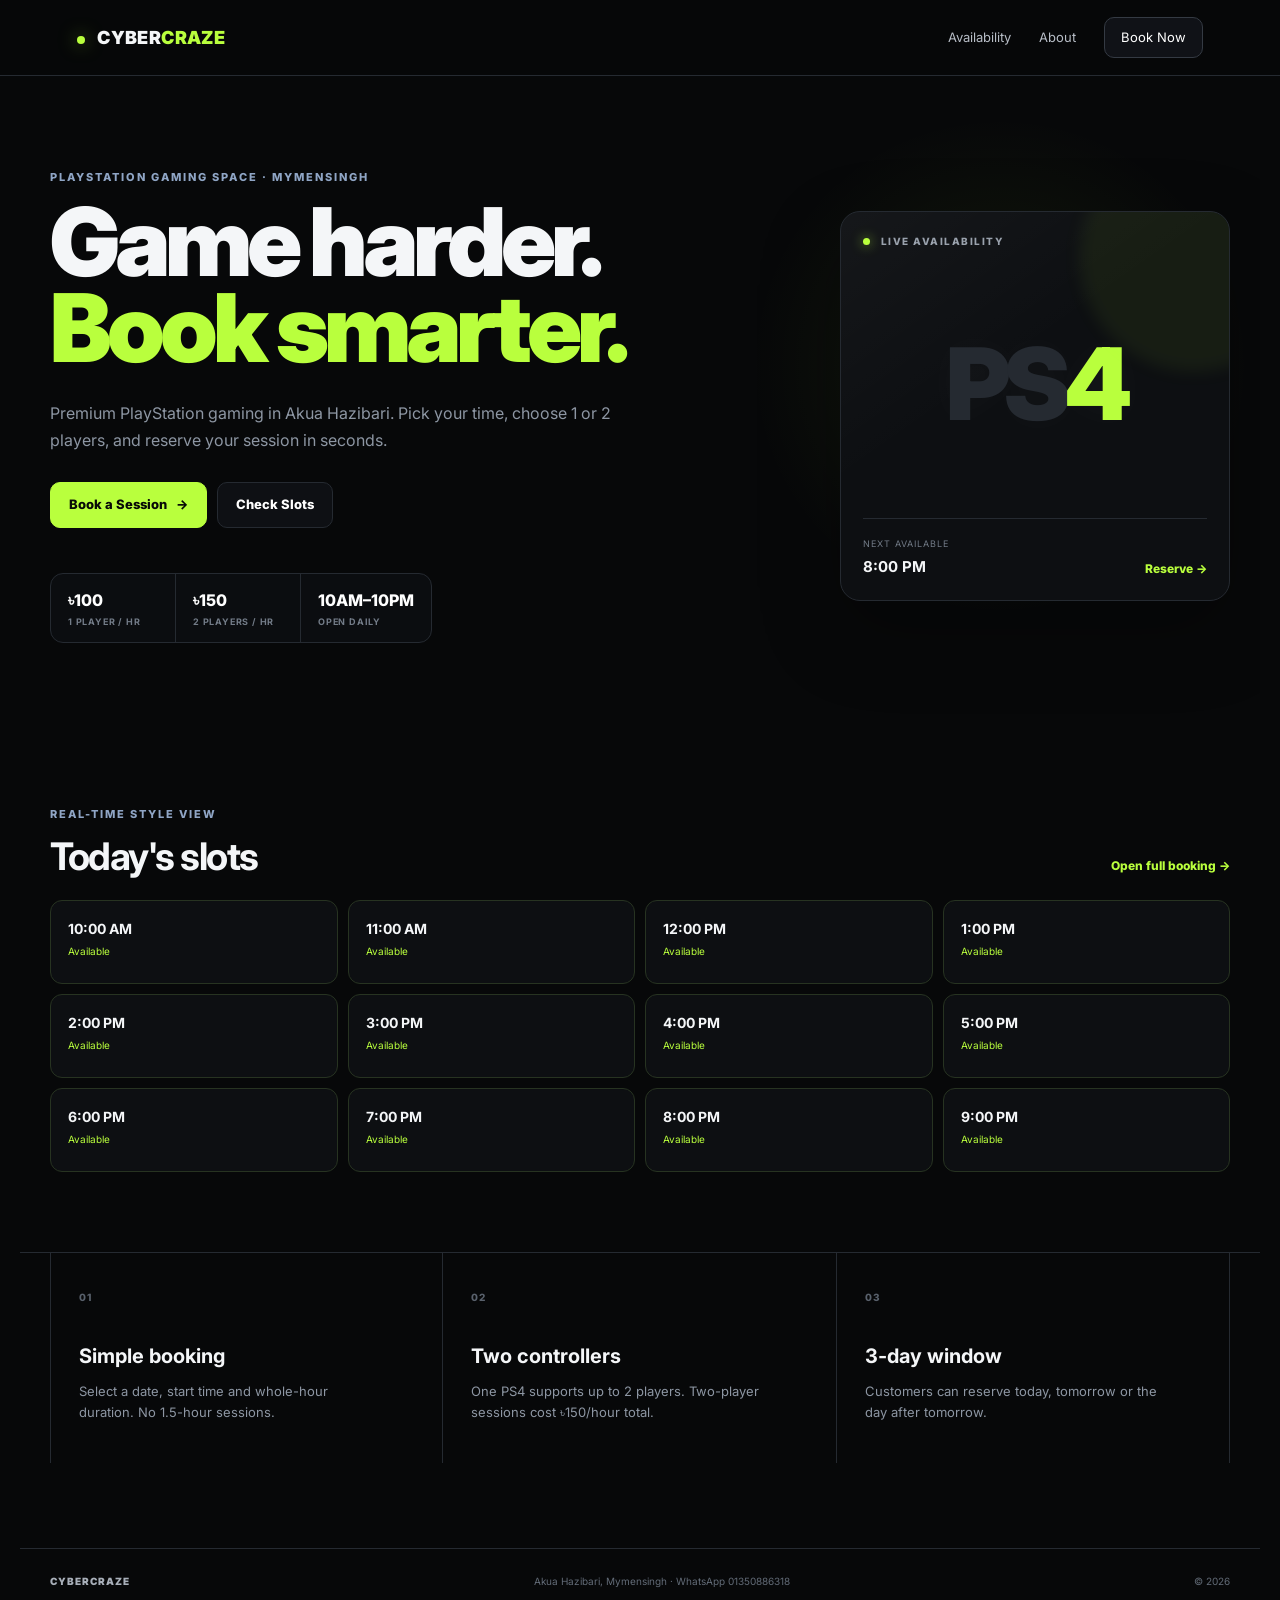
<file: index.html>
<!DOCTYPE html>
<html lang="en">
<head>
  <meta charset="UTF-8">
  <meta name="viewport" content="width=device-width, initial-scale=1.0">
  <title>CyberCraze — Gaming Space</title>
  <link rel="stylesheet" href="assets/style.css">
</head>
<body>
  <nav class="nav">
    <a class="brand" href="index.html"><span class="brand-dot"></span> CYBER<span>CRAZE</span></a>
    <div class="nav-links">
      <a href="#availability">Availability</a>
      <a href="#about">About</a>
      <a class="nav-cta" href="booking.html">Book Now</a>
    </div>
  </nav>

  <main>
    <section class="hero">
      <div class="hero-glow"></div>
      <div class="hero-copy">
        <p class="eyebrow">PLAYSTATION GAMING SPACE · MYMENSINGH</p>
        <h1>Game harder.<br><span>Book smarter.</span></h1>
        <p class="hero-text">Premium PlayStation gaming in Akua Hazibari. Pick your time, choose 1 or 2 players, and reserve your session in seconds.</p>
        <div class="hero-actions">
          <a class="btn primary" href="booking.html">Book a Session <span>→</span></a>
          <a class="btn ghost" href="#availability">Check Slots</a>
        </div>
        <div class="mini-stats">
          <div><strong>৳100</strong><small>1 PLAYER / HR</small></div>
          <div><strong>৳150</strong><small>2 PLAYERS / HR</small></div>
          <div><strong>10AM–10PM</strong><small>OPEN DAILY</small></div>
        </div>
      </div>
      <div class="hero-card">
        <div class="card-top"><span class="live-dot"></span> LIVE AVAILABILITY</div>
        <div class="console-art">PS<span>4</span></div>
        <div class="hero-card-bottom">
          <div><small>NEXT AVAILABLE</small><strong id="nextSlot">Loading...</strong></div>
          <a href="booking.html">Reserve →</a>
        </div>
      </div>
    </section>

    <section id="availability" class="section">
      <div class="section-head">
        <div><p class="eyebrow">REAL-TIME STYLE VIEW</p><h2>Today's slots</h2></div>
        <a class="text-link" href="booking.html">Open full booking →</a>
      </div>
      <div id="slotGrid" class="slot-grid"></div>
    </section>

    <section id="about" class="feature-grid">
      <div class="feature">
        <span>01</span><h3>Simple booking</h3><p>Select a date, start time and whole-hour duration. No 1.5-hour sessions.</p>
      </div>
      <div class="feature">
        <span>02</span><h3>Two controllers</h3><p>One PS4 supports up to 2 players. Two-player sessions cost ৳150/hour total.</p>
      </div>
      <div class="feature">
        <span>03</span><h3>3-day window</h3><p>Customers can reserve today, tomorrow or the day after tomorrow.</p>
      </div>
    </section>
  </main>

  <footer><span>CYBERCRAZE</span><span>Akua Hazibari, Mymensingh · WhatsApp 01350886318</span><span>© 2026</span></footer>
  <script src="assets/app.js"></script>
</body>
</html>
</file>
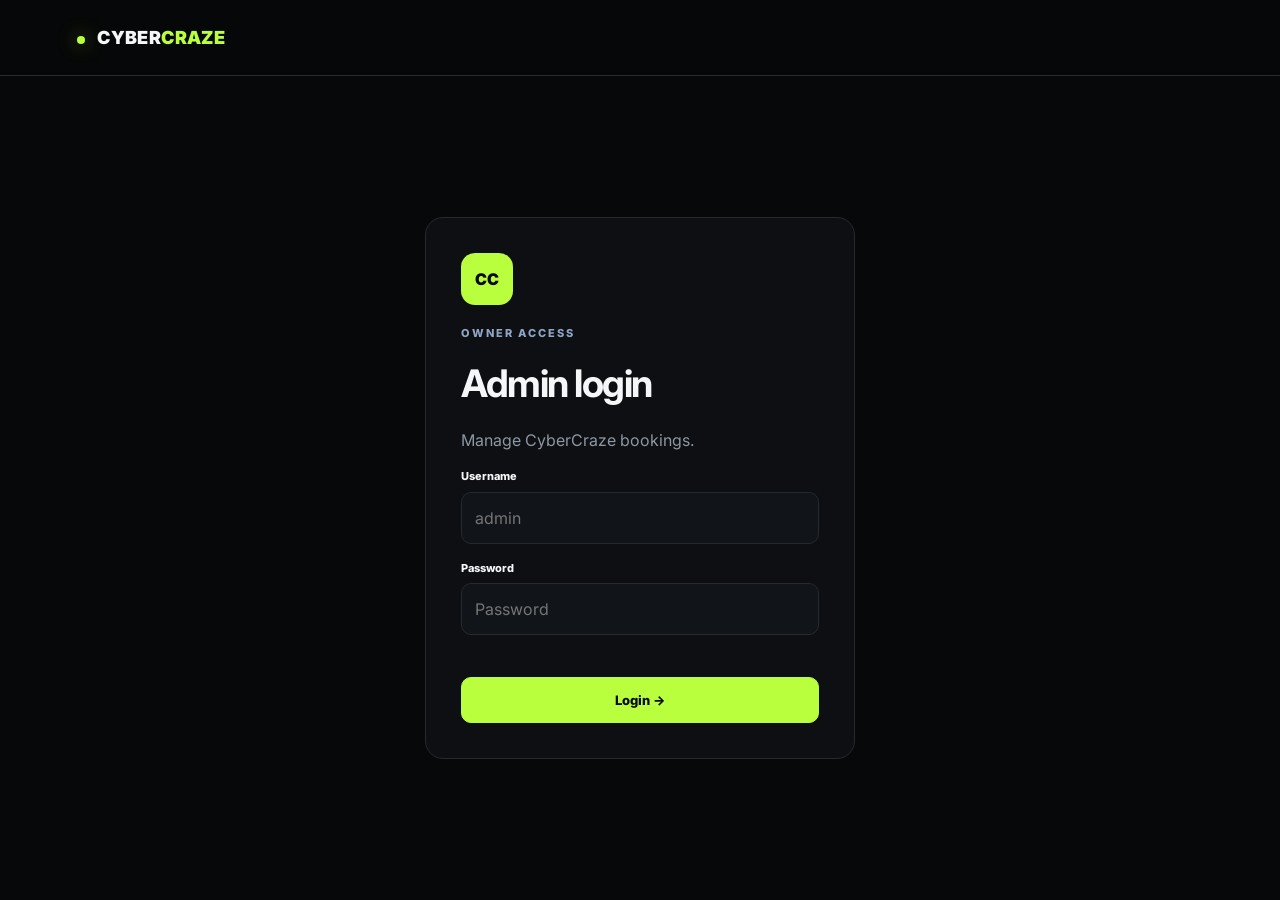
<file: admin-dashboard.html>
<!doctype html><html><head><meta charset="utf-8"><meta name="viewport" content="width=device-width,initial-scale=1"><title>Dashboard — CyberCraze</title><link rel="stylesheet" href="assets/style.css"></head><body><nav class="nav"><a class="brand" href="index.html"><span class="brand-dot"></span> CYBER<span>CRAZE</span> <small>ADMIN</small></a><button id="logout" class="nav-cta">Logout</button></nav><main class="admin-page"><div class="section-head"><p class="eyebrow">OWNER CONTROL</p><h1>Booking dashboard</h1></div><div class="metrics"><div class="metric"><small>TODAY'S BOOKINGS</small><strong id="mBookings">0</strong></div><div class="metric"><small>TODAY'S REVENUE</small><strong id="mRevenue">৳0</strong></div><div class="metric"><small>BOOKED HOURS</small><strong id="mHours">0</strong></div><div class="metric"><small>OPEN HOURS</small><strong id="mAvailable">12</strong></div></div><div class="admin-grid"><section class="panel"><div class="panel-head"><h2>Today's timeline</h2><span>10 AM — 10 PM</span></div><div id="adminSlots"></div></section><section class="panel"><div class="panel-head"><h2>Bookings</h2><span id="bookingCount"></span></div><div id="bookingList"></div></section></div></main><script src="assets/supabase-config.js"></script><script src="assets/admin-dashboard-live.js"></script></body></html>
</file>
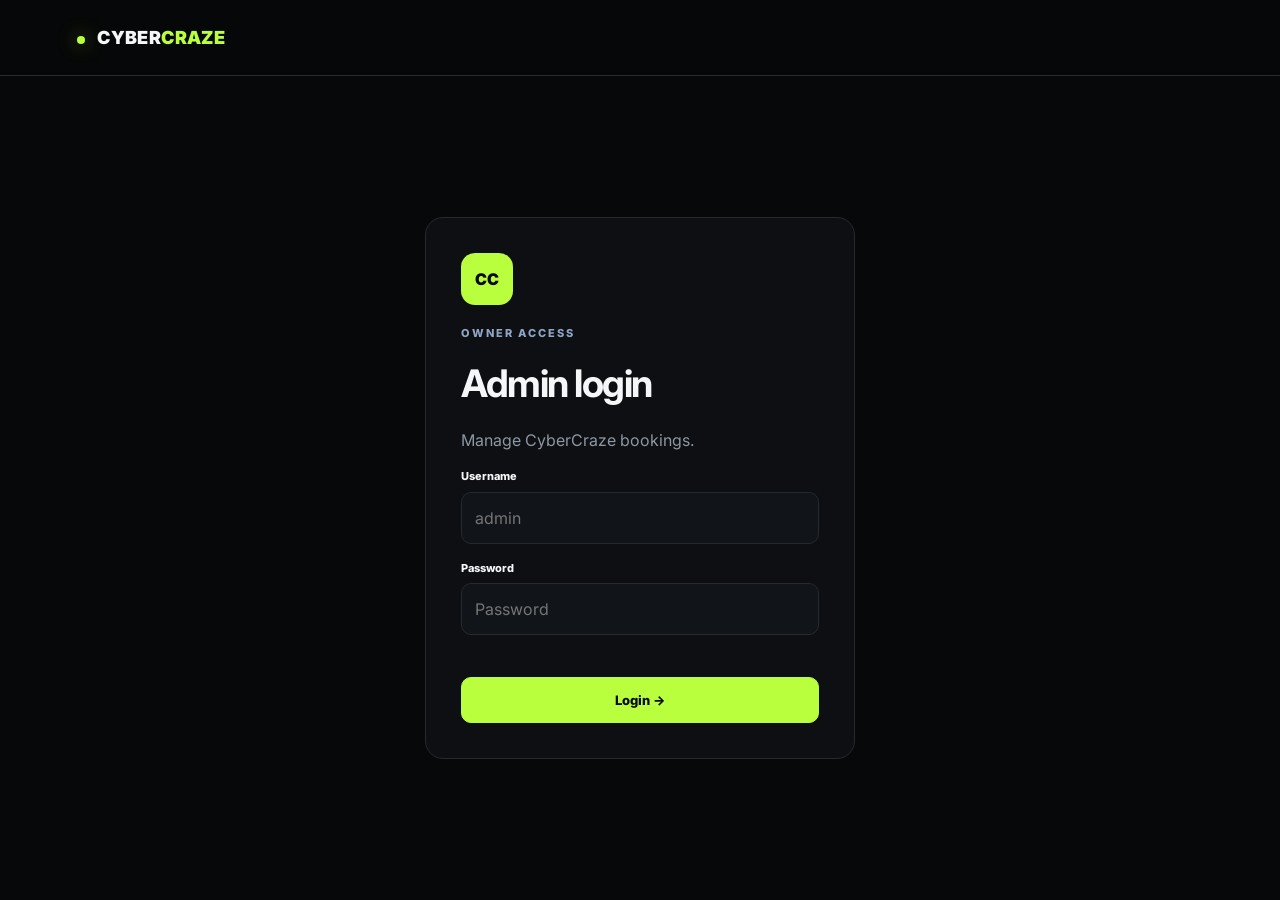
<file: admin.html>
<!doctype html><html><head><meta charset="utf-8"><meta name="viewport" content="width=device-width,initial-scale=1"><title>Admin Login — CyberCraze</title><link rel="stylesheet" href="assets/style.css"></head><body><nav class="nav"><a class="brand" href="index.html"><span class="brand-dot"></span> CYBER<span>CRAZE</span></a></nav><main class="login-page"><div class="login-card"><div class="login-mark">CC</div><p class="eyebrow">OWNER ACCESS</p><h1>Admin login</h1><p class="login-sub">Manage CyberCraze bookings.</p><form id="loginForm"><label>Username</label><input id="username" required placeholder="admin"><label>Password</label><input id="password" type="password" required placeholder="Password"><p id="loginError" class="login-error"></p><button class="btn primary full">Login →</button></form></div></main><script src="assets/supabase-config.js"></script><script src="assets/admin-login.js"></script></body></html>
</file>
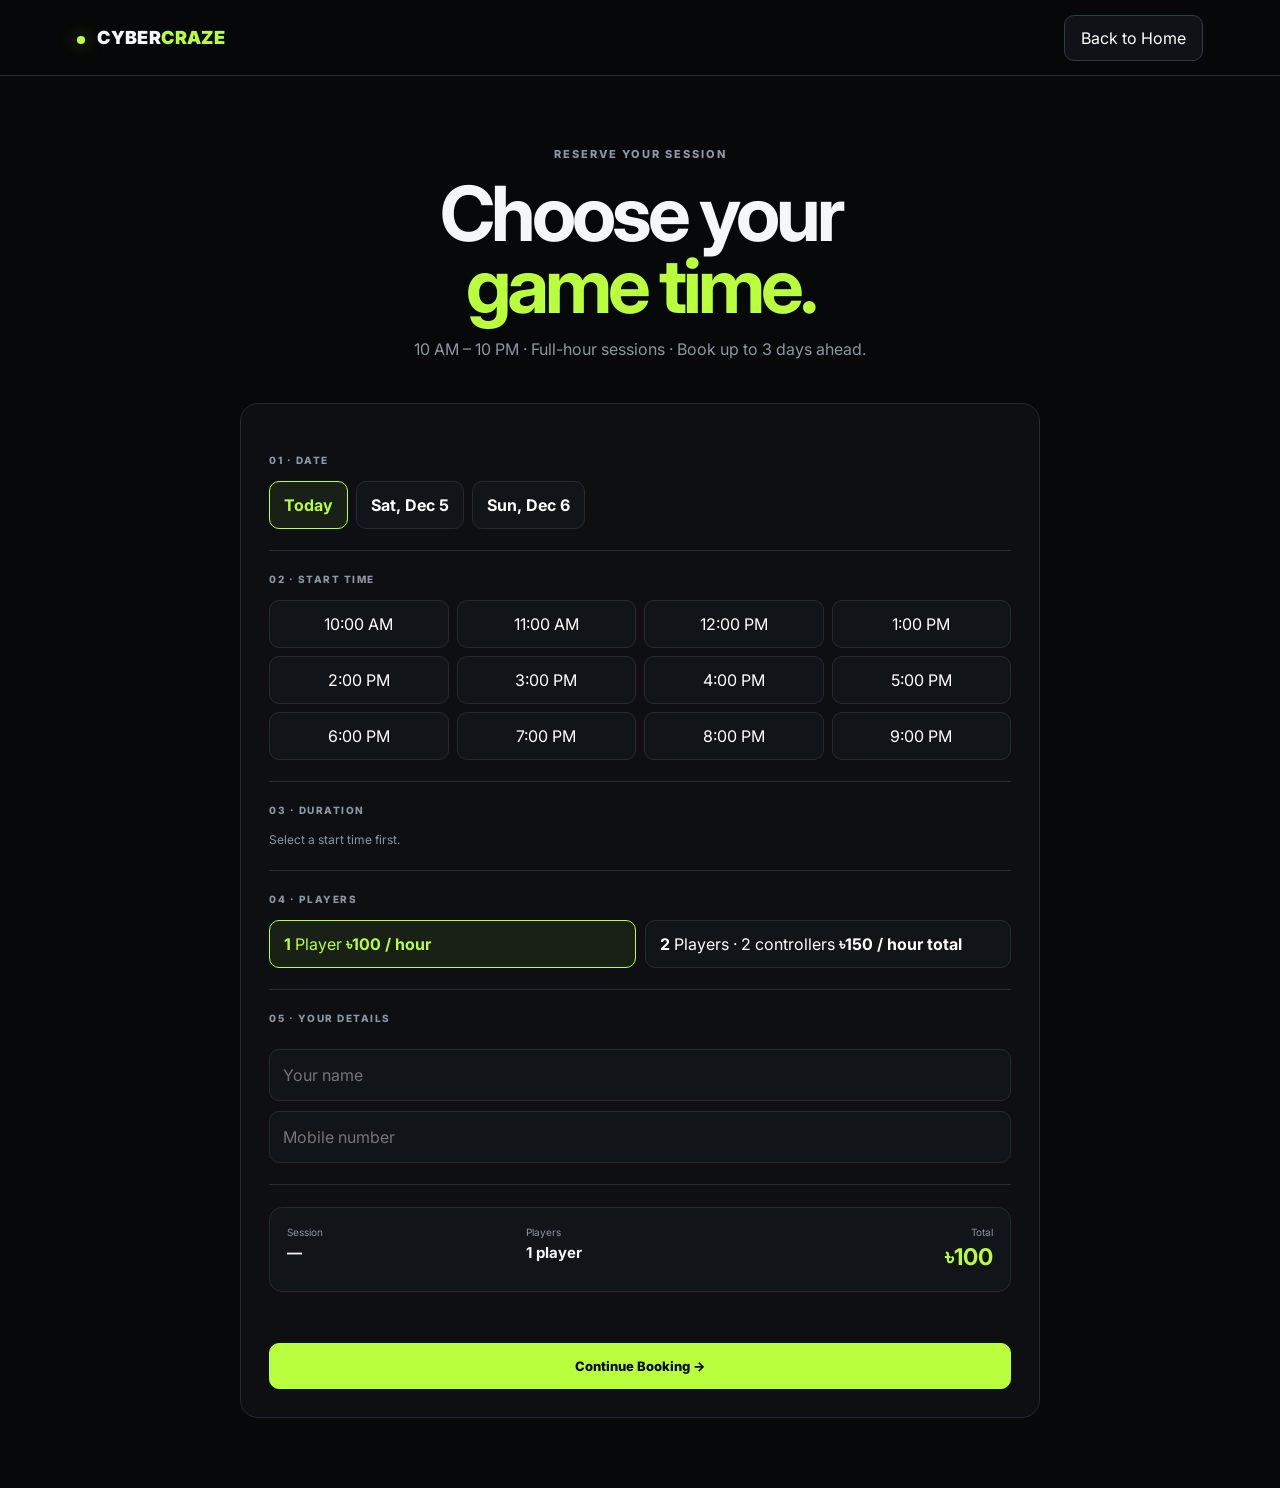
<file: booking.html>
<!DOCTYPE html>
<html lang="en">
<head>
  <meta charset="UTF-8">

  <meta
    name="viewport"
    content="width=device-width, initial-scale=1.0"
  >

  <title>Book Your Session — CyberCraze</title>

  <link rel="stylesheet" href="assets/style.css">
</head>

<body>

  <!-- ================= NAVBAR ================= -->

  <nav class="nav">

    <a href="index.html" class="brand">
      <span class="brand-dot"></span>
      CYBER<span>CRAZE</span>
    </a>

    <a href="index.html" class="nav-cta">
      Back to Home
    </a>

  </nav>


  <!-- ================= BOOKING PAGE ================= -->

  <main class="booking-page">

    <div class="booking-intro">

      <p class="eyebrow">
        RESERVE YOUR SESSION
      </p>

      <h1>
        Choose your<br>
        <span>game time.</span>
      </h1>

      <p>
        10 AM – 10 PM · Full-hour sessions ·
        Book up to 3 days ahead.
      </p>

    </div>


    <!-- ================= BOOKING CARD ================= -->

    <form
      id="bookingForm"
      class="booking-card"
    >

      <!-- DATE -->

      <section class="form-section">

        <label>
          01 · DATE
        </label>

        <div
          id="dateChoices"
          class="choice-row"
        ></div>

      </section>


      <!-- TIME -->

      <section class="form-section">

        <label>
          02 · START TIME
        </label>

        <div
          id="timeChoices"
          class="time-grid"
        ></div>

      </section>


      <!-- DURATION -->

      <section class="form-section">

        <label>
          03 · DURATION
        </label>

        <div
          id="durationChoices"
          class="choice-row"
        ></div>

      </section>


      <!-- PLAYERS -->

      <section class="form-section">

        <label>
          04 · PLAYERS
        </label>

        <div class="player-options">

          <button
            type="button"
            class="player-card active"
            data-players="1"
          >

            <b>1</b>

            <span>
              Player
            </span>

            <strong>
              ৳100 / hour
            </strong>

          </button>


          <button
            type="button"
            class="player-card"
            data-players="2"
          >

            <b>2</b>

            <span>
              Players · 2 controllers
            </span>

            <strong>
              ৳150 / hour total
            </strong>

          </button>

        </div>

      </section>


      <!-- CUSTOMER DETAILS -->

      <section class="form-section customer-info">

        <label>
          05 · YOUR DETAILS
        </label>

        <input
          id="customerName"
          type="text"
          maxlength="80"
          placeholder="Your name"
          autocomplete="name"
          required
        >

        <input
          id="customerPhone"
          type="tel"
          maxlength="20"
          placeholder="Mobile number"
          autocomplete="tel"
          required
        >

      </section>


      <!-- SUMMARY -->

      <div class="summary">

        <div>

          <span>
            Session
          </span>

          <strong id="summarySession">
            —
          </strong>

        </div>


        <div>

          <span>
            Players
          </span>

          <strong id="summaryPlayers">
            1 player
          </strong>

        </div>


        <div class="total">

          <span>
            Total
          </span>

          <strong id="totalPrice">
            ৳100
          </strong>

        </div>

      </div>


      <!-- ERROR -->

      <p
        id="formError"
        class="form-note"
      ></p>


      <!-- CONFIRM -->

      <button
        type="submit"
        id="confirmBtn"
        class="btn primary full"
      >
        Continue Booking →
      </button>

    </form>

  </main>


  <!-- ================= SUCCESS MODAL ================= -->

  <div
    id="successModal"
    class="modal hidden"
  >

    <div class="modal-card">

      <div class="success-icon">
        ✓
      </div>

      <p class="eyebrow">
        BOOKING READY
      </p>

      <h2>
        You're all set.
      </h2>

      <p id="successText">
        Your booking details have been prepared.
      </p>

      <button
        id="continueBtn"
        class="btn primary full"
        type="button"
      >
        Continue
      </button>

    </div>

  </div>


  <!-- ================= SCRIPT ================= -->

  <script src="assets/supabase-config.js"></script>

  <script src="assets/booking.js"></script>

</body>

</html>
</file>
<file: assets/style.css>
@import url('https://fonts.googleapis.com/css2?family=Inter:wght@400;500;600;700;800;900&display=swap');

:root{
  --bg:#070809;
  --panel:#0d0f12;
  --panel2:#111419;
  --line:#252a31;
  --text:#f4f6f8;
  --muted:#8d96a3;
  --accent:#b9ff3d;
}

*{box-sizing:border-box}
html{scroll-behavior:smooth}
body{
  margin:0;
  background:var(--bg);
  color:var(--text);
  font-family:Inter,system-ui,-apple-system,BlinkMacSystemFont,"Segoe UI",sans-serif;
  line-height:1.5;
}
a{color:inherit;text-decoration:none}
button,input{font:inherit}

/* NAV */
.nav{
  height:76px;
  padding:0 6%;
  display:flex;
  align-items:center;
  justify-content:space-between;
  border-bottom:1px solid var(--line);
  background:rgba(7,8,9,.90);
  position:sticky;
  top:0;
  z-index:50;
  backdrop-filter:blur(14px);
}
.brand{
  font-size:18px;
  font-weight:900;
  letter-spacing:.4px;
}
.brand span:not(.brand-dot){color:var(--accent)}
.brand-dot{
  display:inline-block;
  width:8px;height:8px;
  background:var(--accent);
  border-radius:50%;
  margin-right:8px;
  box-shadow:0 0 18px rgba(185,255,61,.55);
}
.nav-links{
  display:flex;
  align-items:center;
  gap:28px;
  font-size:13px;
  color:#b7bdc6;
}
.nav-links a:not(.nav-cta):hover{color:#fff}
.nav-cta{
  padding:10px 16px;
  border:1px solid #343a43;
  border-radius:10px;
  color:#fff!important;
  background:#101217;
}

/* HERO */
.hero{
  max-width:1240px;
  min-height:650px;
  margin:0 auto;
  padding:85px 30px 75px;
  display:grid;
  grid-template-columns:minmax(0,1fr) 390px;
  gap:70px;
  align-items:center;
  position:relative;
  overflow:hidden;
}
.hero-glow{
  position:absolute;
  width:520px;height:520px;
  right:0;top:30px;
  background:radial-gradient(circle,rgba(185,255,61,.08),transparent 68%);
  pointer-events:none;
}
.hero-copy{position:relative;z-index:1}
.eyebrow{
  margin:0 0 14px;
  color:#8fa5c5;
  font-size:11px;
  line-height:1.5;
  letter-spacing:2px;
  font-weight:800;
}
.hero h1{
  margin:0;
  font-size:clamp(58px,7.4vw,96px);
  line-height:.91;
  letter-spacing:-5px;
  font-weight:900;
  max-width:760px;
}
.hero h1 span{color:var(--accent)}
.hero-text{
  max-width:620px;
  margin:28px 0 0;
  color:var(--muted);
  font-size:16px;
  line-height:1.7;
}
.hero-actions{
  display:flex;
  gap:10px;
  margin-top:28px;
}
.btn{
  display:inline-flex;
  align-items:center;
  justify-content:center;
  gap:9px;
  min-height:46px;
  padding:12px 18px;
  border:1px solid var(--line);
  border-radius:10px;
  font-size:13px;
  font-weight:800;
  transition:.2s ease;
}
.btn.primary{
  color:#080a07;
  background:var(--accent);
  border-color:var(--accent);
}
.btn.primary:hover{
  transform:translateY(-2px);
  box-shadow:0 12px 35px rgba(185,255,61,.16);
}
.btn.ghost{
  background:#0e1014;
  color:#fff;
}
.btn.ghost:hover{border-color:#505762}

/* MINI STATS */
.mini-stats{
  display:flex;
  gap:0;
  margin-top:45px;
  width:max-content;
  max-width:100%;
  border:1px solid var(--line);
  border-radius:13px;
  overflow:hidden;
  background:#0b0d10;
}
.mini-stats>div{
  min-width:125px;
  padding:14px 17px;
  border-right:1px solid var(--line);
}
.mini-stats>div:last-child{border-right:0}
.mini-stats strong{
  display:block;
  color:#fff;
  font-size:16px;
  font-weight:800;
}
.mini-stats small{
  display:block;
  margin-top:3px;
  color:#737c88;
  font-size:9px;
  letter-spacing:.8px;
  font-weight:700;
}

/* HERO AVAILABILITY CARD */
.hero-card{
  min-height:390px;
  padding:22px;
  border:1px solid var(--line);
  border-radius:20px;
  background:
    linear-gradient(145deg,rgba(255,255,255,.035),transparent 42%),
    #0d0f12;
  display:flex;
  flex-direction:column;
  justify-content:space-between;
  position:relative;
  overflow:hidden;
  box-shadow:0 30px 80px rgba(0,0,0,.28);
}
.hero-card:after{
  content:"";
  position:absolute;
  width:230px;height:230px;
  right:-80px;top:-70px;
  border-radius:50%;
  background:rgba(185,255,61,.06);
  filter:blur(8px);
}
.card-top{
  color:#9aa2ad;
  font-size:10px;
  font-weight:800;
  letter-spacing:1.5px;
  position:relative;
  z-index:2;
}
.live-dot{
  display:inline-block;
  width:7px;height:7px;
  margin-right:7px;
  border-radius:50%;
  background:var(--accent);
  box-shadow:0 0 12px rgba(185,255,61,.7);
}
.console-art{
  align-self:center;
  font-size:100px;
  line-height:1;
  font-weight:900;
  letter-spacing:-8px;
  color:#252a31;
  text-shadow:0 0 35px rgba(255,255,255,.03);
}
.console-art span{color:var(--accent)}
.hero-card-bottom{
  display:flex;
  align-items:end;
  justify-content:space-between;
  gap:15px;
  padding-top:18px;
  border-top:1px solid var(--line);
  position:relative;
  z-index:2;
}
.hero-card-bottom small{
  display:block;
  color:#737c88;
  font-size:9px;
  letter-spacing:1px;
}
.hero-card-bottom strong{
  display:block;
  margin-top:5px;
  font-size:15px;
}
.hero-card-bottom a{
  color:var(--accent);
  font-size:12px;
  font-weight:800;
}

/* SECTIONS */
.section{
  max-width:1240px;
  margin:0 auto;
  padding:80px 30px;
}
.section-head{
  display:flex;
  align-items:end;
  justify-content:space-between;
  gap:20px;
  margin-bottom:25px;
}
.section-head h2{
  margin:5px 0 0;
  font-size:38px;
  line-height:1;
  letter-spacing:-1.5px;
}
.text-link{
  color:var(--accent);
  font-size:12px;
  font-weight:800;
}

/* SLOT GRID */
.slot-grid{
  display:grid;
  grid-template-columns:repeat(4,1fr);
  gap:10px;
}
.slot{
  padding:17px;
  min-height:84px;
  border:1px solid var(--line);
  border-radius:12px;
  background:var(--panel);
}
.slot strong{
  display:block;
  font-size:14px;
}
.slot small{
  display:block;
  margin-top:5px;
  color:var(--muted);
  font-size:10px;
}
.slot.open{border-color:#273321}
.slot.open small{color:var(--accent)}
.slot.booked{opacity:.48}

/* FEATURES */
.feature-grid{
  max-width:1240px;
  margin:0 auto;
  padding:0 30px 85px;
  display:grid;
  grid-template-columns:repeat(3,1fr);
  border-top:1px solid var(--line);
}
.feature{
  min-height:210px;
  padding:30px 28px;
  border-right:1px solid var(--line);
}
.feature:first-child{border-left:1px solid var(--line)}
.feature span{
  color:#59616c;
  font-size:10px;
  font-weight:800;
  letter-spacing:1px;
}
.feature h3{
  margin:34px 0 10px;
  font-size:20px;
}
.feature p{
  margin:0;
  max-width:300px;
  color:var(--muted);
  font-size:13px;
  line-height:1.65;
}

/* FOOTER */
footer{
  max-width:1240px;
  margin:0 auto;
  padding:25px 30px 35px;
  border-top:1px solid var(--line);
  display:flex;
  justify-content:space-between;
  gap:20px;
  color:#626b77;
  font-size:10px;
}
footer span:first-child{
  color:#a8afb9;
  font-weight:900;
  letter-spacing:1px;
}

/* BOOKING PAGE / ADMIN SUPPORT */
.booking-page,.admin-page,.login-page{
  max-width:1100px;
  margin:auto;
  padding:70px 24px;
}
.booking-intro{text-align:center;margin-bottom:42px}
.booking-intro h1{
  margin:10px 0 15px;
  font-size:clamp(48px,7vw,76px);
  line-height:.95;
  letter-spacing:-4px;
}
.booking-intro h1 span{color:var(--accent)}
.booking-intro p{color:var(--muted)}
.booking-card,.panel,.metric,.login-card{
  background:var(--panel);
  border:1px solid var(--line);
  border-radius:18px;
}
.booking-card{padding:28px;max-width:800px;margin:auto}
.form-section{padding:21px 0;border-bottom:1px solid var(--line)}
.form-section>label{
  display:block;
  margin-bottom:13px;
  color:var(--muted);
  font-size:10px;
  font-weight:800;
  letter-spacing:1.5px;
}
.choice-row{display:flex;flex-wrap:wrap;gap:8px}
.choice,.time,.player-card{
  border:1px solid var(--line);
  border-radius:10px;
  background:var(--panel2);
  color:#fff;
  padding:11px 14px;
}
.choice.active,.time.active,.player-card.active{
  color:var(--accent);
  border-color:var(--accent);
  background:rgba(185,255,61,.07);
}
.time-grid{display:grid;grid-template-columns:repeat(4,1fr);gap:8px}
.player-options{display:grid;grid-template-columns:1fr 1fr;gap:9px}
.player-card{text-align:left}
.customer-info{display:grid;gap:10px}
.customer-info input,.login-card input{
  width:100%;
  padding:13px;
  border:1px solid var(--line);
  border-radius:10px;
  background:var(--panel2);
  color:#fff;
  outline:none;
}
.summary{
  margin:22px 0;
  padding:17px;
  display:grid;
  grid-template-columns:1fr 1fr 1fr;
  gap:10px;
  border:1px solid var(--line);
  border-radius:13px;
  background:var(--panel2);
}
.summary span{display:block;color:var(--muted);font-size:10px}
.summary strong{font-size:15px}
.summary .total{text-align:right}
.summary .total strong{font-size:23px;color:var(--accent)}
.form-note{text-align:center;color:var(--muted);font-size:11px;min-height:18px}
.full{width:100%}
.modal{position:fixed;inset:0;display:grid;place-items:center;padding:20px;background:rgba(0,0,0,.78);z-index:100}
.modal.hidden{display:none}
.modal-card{width:min(440px,100%);padding:30px;text-align:center;background:var(--panel);border:1px solid var(--line);border-radius:20px}
.success-icon{width:58px;height:58px;margin:0 auto 18px;border-radius:50%;display:grid;place-items:center;background:var(--accent);color:#080a07;font-weight:900;font-size:27px}
.login-page{min-height:calc(100vh - 76px);display:grid;place-items:center}
.login-card{width:min(430px,100%);padding:35px}
.login-mark{width:52px;height:52px;display:grid;place-items:center;margin-bottom:20px;background:var(--accent);color:#080a07;border-radius:14px;font-weight:900}
.login-card h1{font-size:38px;letter-spacing:-1.5px;margin:5px 0}
.login-sub{color:var(--muted)}
.login-card label{display:block;margin:16px 0 7px;font-size:11px;font-weight:800}
.login-error{color:#ff5263;min-height:18px;font-size:12px}
.metrics{display:grid;grid-template-columns:repeat(4,1fr);gap:10px}
.metric{padding:19px}
.metric small{color:var(--muted);font-size:9px}
.metric strong{display:block;margin-top:8px;font-size:28px}
.admin-grid{display:grid;grid-template-columns:1fr 1fr;gap:10px;margin-top:10px}
.panel{padding:20px}
.panel-head{display:flex;justify-content:space-between;align-items:center}
.panel-head h2{margin:0 0 12px;font-size:18px}
.panel-head span{color:var(--muted);font-size:10px}
.admin-slot,.booking-row{
  padding:12px;
  margin:6px 0;
  background:var(--panel2);
  border:1px solid var(--line);
  border-radius:9px;
}
.admin-slot{display:grid;grid-template-columns:78px 1fr auto;gap:10px}
.admin-slot small,.booking-row small{color:var(--muted)}
.status{color:var(--accent);font-size:9px;font-weight:800}
.booked .status{color:#ff5263}
.top{display:flex;justify-content:space-between}
.amount{color:var(--accent);font-weight:800}

/* MOBILE */
@media(max-width:900px){
  .hero{grid-template-columns:1fr;gap:35px;min-height:auto;padding-top:65px}
  .hero-card{max-width:520px;width:100%}
  .slot-grid{grid-template-columns:repeat(2,1fr)}
  .admin-grid{grid-template-columns:1fr}
  .metrics{grid-template-columns:1fr 1fr}
}
@media(max-width:620px){
  .nav{padding:0 18px}
  .nav-links{gap:10px}
  .nav-links a:not(.nav-cta){display:none}
  .hero,.section{padding-left:18px;padding-right:18px}
  .hero h1{font-size:58px;letter-spacing:-3px}
  .hero-actions{flex-direction:column;align-items:stretch}
  .mini-stats{width:100%;display:grid;grid-template-columns:1fr 1fr}
  .mini-stats>div{min-width:0}
  .mini-stats>div:last-child{grid-column:1/-1;border-top:1px solid var(--line)}
  .slot-grid{grid-template-columns:1fr}
  .feature-grid{grid-template-columns:1fr;padding:0 18px 55px}
  .feature,.feature:first-child{border-left:1px solid var(--line);border-right:1px solid var(--line);border-bottom:1px solid var(--line)}
  .feature{min-height:auto}
  footer{padding-left:18px;padding-right:18px;flex-direction:column}
  .time-grid{grid-template-columns:1fr 1fr}
  .player-options{grid-template-columns:1fr}
  .summary{grid-template-columns:1fr 1fr}
  .summary .total{text-align:left;grid-column:1/-1}
  .metrics{grid-template-columns:1fr 1fr}
}
</file>
